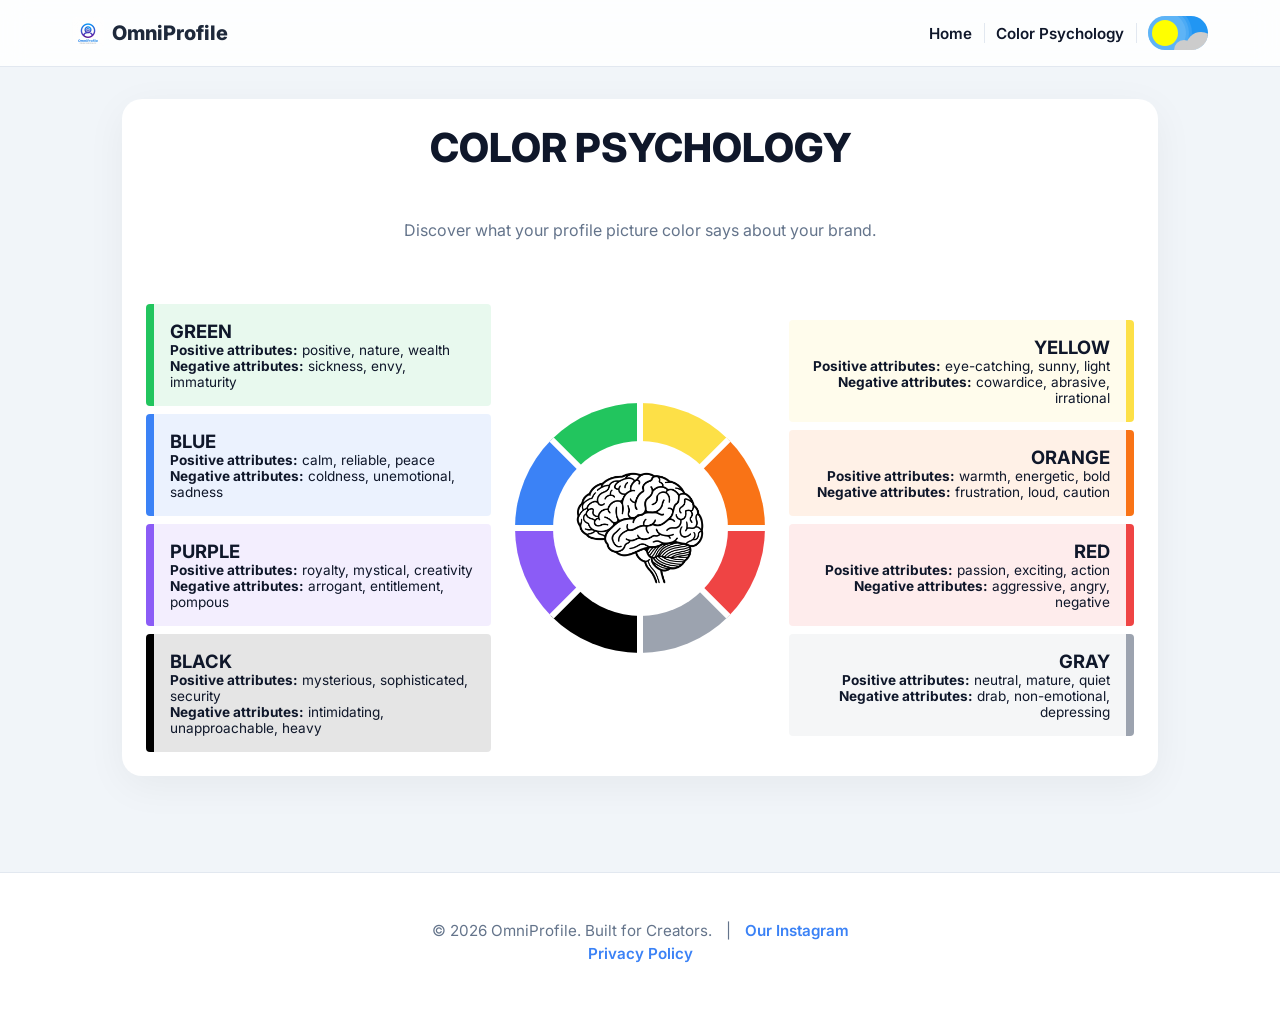
<file: color-psychology.html>
<!DOCTYPE html>
<html lang="en">
<head>
    <meta charset="UTF-8">
    <meta name="viewport" content="width=device-width, initial-scale=1.0">
    <title>OmniProfile</title>
    <!-- Favicon as an image -->
    <link rel="icon" href="logo.png">
    <link href="https://fonts.googleapis.com/css2?family=Inter:wght@400;600;700;800&display=swap" rel="stylesheet">
    <link rel="stylesheet" href="styles.css?v=5">
</head>
<body>
    <!-- Page Loader -->
    <div class="loader-wrapper" id="page-loader">
        <div class="loader">
            <span></span><span></span><span></span><span></span><span></span><span></span>
        </div>
    </div>

    <nav class="site-nav">
        <a href="/" class="logo" style="display: flex; align-items: center; gap: 8px;">
            <img src="logo.png" alt="Logo" style="height: 32px; width: 32px; border-radius: 6px;">
            OmniProfile
        </a>
        
        <label class="hamburger">
          <input type="checkbox" id="mobile-menu-toggle">
          <svg viewBox="0 0 32 32">
            <path class="line line-top-bottom" d="M27 10 13 10C10.8 10 9 8.2 9 6 9 3.5 10.8 2 13 2 15.2 2 17 3.8 17 6L17 26C17 28.2 18.8 30 21 30 23.2 30 25 28.2 25 26 25 23.8 23.2 22 21 22L7 22"></path>
            <path class="line" d="M7 16 27 16"></path>
          </svg>
        </label>

        <div class="nav-links align-center" id="nav-links">
            <a href="/">Home</a>
            <a href="color-psychology.html">Color Psychology</a>
            <label class="switch" title="Toggle Night Mode">
                <input type="checkbox" id="theme-toggle">
                <div class="slider round">
                    <div class="sun-moon">
                        <div id="moon-dot-1" class="moon-dot"></div>
                        <div id="moon-dot-2" class="moon-dot"></div>
                        <div id="moon-dot-3" class="moon-dot"></div>
                        <div id="light-ray-1"></div>
                        <div id="light-ray-2"></div>
                        <div id="light-ray-3"></div>
                    </div>
                    <div class="stars">
                        <div id="star-1" class="star"></div>
                        <div id="star-2" class="star"></div>
                        <div id="star-3" class="star"></div>
                        <div id="star-4" class="star"></div>
                    </div>
                    <div id="cloud-1" class="cloud-light"></div>
                    <div id="cloud-2" class="cloud-light"></div>
                    <div id="cloud-3" class="cloud-light"></div>
                    <div id="cloud-4" class="cloud-dark"></div>
                    <div id="cloud-5" class="cloud-dark"></div>
                    <div id="cloud-6" class="cloud-dark"></div>
                </div>
            </label>
        </div>
    </nav>

    <div class="app-wrapper" style="max-width: 1100px;">
        <div class="main-card page-card" style="flex-direction: column;">
            <div class="header-text text-xl" style="font-size: 2.5rem; text-transform: uppercase;">Color Psychology</div>
            <p class="text-center text-muted mb-1">Discover what your profile picture color says about your brand.</p>
            
            <div class="infographic-container mt-4">
                <!-- Left Column -->
                <div class="info-col info-left">
                    <div class="info-card card-green">
                        <h3 class="text-lg fw-bold" style="text-transform: uppercase;">Green</h3>
                        <p class="text-sm"><strong>Positive attributes:</strong> positive, nature, wealth</p>
                        <p class="text-sm"><strong>Negative attributes:</strong> sickness, envy, immaturity</p>
                    </div>
                    <div class="info-card card-blue">
                        <h3 class="text-lg fw-bold" style="text-transform: uppercase;">Blue</h3>
                        <p class="text-sm"><strong>Positive attributes:</strong> calm, reliable, peace</p>
                        <p class="text-sm"><strong>Negative attributes:</strong> coldness, unemotional, sadness</p>
                    </div>
                    <div class="info-card card-purple">
                        <h3 class="text-lg fw-bold" style="text-transform: uppercase;">Purple</h3>
                        <p class="text-sm"><strong>Positive attributes:</strong> royalty, mystical, creativity</p>
                        <p class="text-sm"><strong>Negative attributes:</strong> arrogant, entitlement, pompous</p>
                    </div>
                    <div class="info-card card-black">
                        <h3 class="text-lg fw-bold" style="text-transform: uppercase;">Black</h3>
                        <p class="text-sm"><strong>Positive attributes:</strong> mysterious, sophisticated, security</p>
                        <p class="text-sm"><strong>Negative attributes:</strong> intimidating, unapproachable, heavy</p>
                    </div>
                </div>

                <!-- Center Graphic -->
                <div class="info-center">
                    <div class="ring-wrapper">
                        <div class="color-ring"></div>
                        <!-- Inner mask to create the "donut" ring effect -->
                        <div class="ring-inner"></div>
                        <!-- Gap lines -->
                        <div class="gap-line gap-1"></div>
                        <div class="gap-line gap-2"></div>
                        <div class="gap-line gap-3"></div>
                        <div class="gap-line gap-4"></div>
                        <!-- Brain Icon -->
                        <div class="brain-icon-wrapper">
                            <img src="brain-line-art.png?v=3" class="brain-svg" alt="Brain Line Art">
                        </div>
                    </div>
                </div>

                <!-- Right Column -->
                <div class="info-col info-right">
                    <div class="info-card card-yellow">
                        <h3 class="text-lg fw-bold" style="text-transform: uppercase;">Yellow</h3>
                        <p class="text-sm"><strong>Positive attributes:</strong> eye-catching, sunny, light</p>
                        <p class="text-sm"><strong>Negative attributes:</strong> cowardice, abrasive, irrational</p>
                    </div>
                    <div class="info-card card-orange">
                        <h3 class="text-lg fw-bold" style="text-transform: uppercase;">Orange</h3>
                        <p class="text-sm"><strong>Positive attributes:</strong> warmth, energetic, bold</p>
                        <p class="text-sm"><strong>Negative attributes:</strong> frustration, loud, caution</p>
                    </div>
                    <div class="info-card card-red">
                        <h3 class="text-lg fw-bold" style="text-transform: uppercase;">Red</h3>
                        <p class="text-sm"><strong>Positive attributes:</strong> passion, exciting, action</p>
                        <p class="text-sm"><strong>Negative attributes:</strong> aggressive, angry, negative</p>
                    </div>
                    <div class="info-card card-gray">
                        <h3 class="text-lg fw-bold" style="text-transform: uppercase;">Gray</h3>
                        <p class="text-sm"><strong>Positive attributes:</strong> neutral, mature, quiet</p>
                        <p class="text-sm"><strong>Negative attributes:</strong> drab, non-emotional, depressing</p>
                    </div>
                </div>
            </div>
        </div>
    </div>

    <footer class="site-footer">
        <p>&copy; 2026 OmniProfile. Built for Creators. <span style="margin: 0 10px;">|</span> <a href="https://www.instagram.com/pxdproject/" target="_blank">Our Instagram</a></p>
        <p class="mt-1"><a href="privacy-policy.html">Privacy Policy</a></p>
    </footer>

    <script src="theme.js"></script>
    <script>
        if (localStorage.getItem('theme') === 'dark') {
            document.body.classList.add('dark-mode');
        }
    </script>
</body>
</html>
</file>
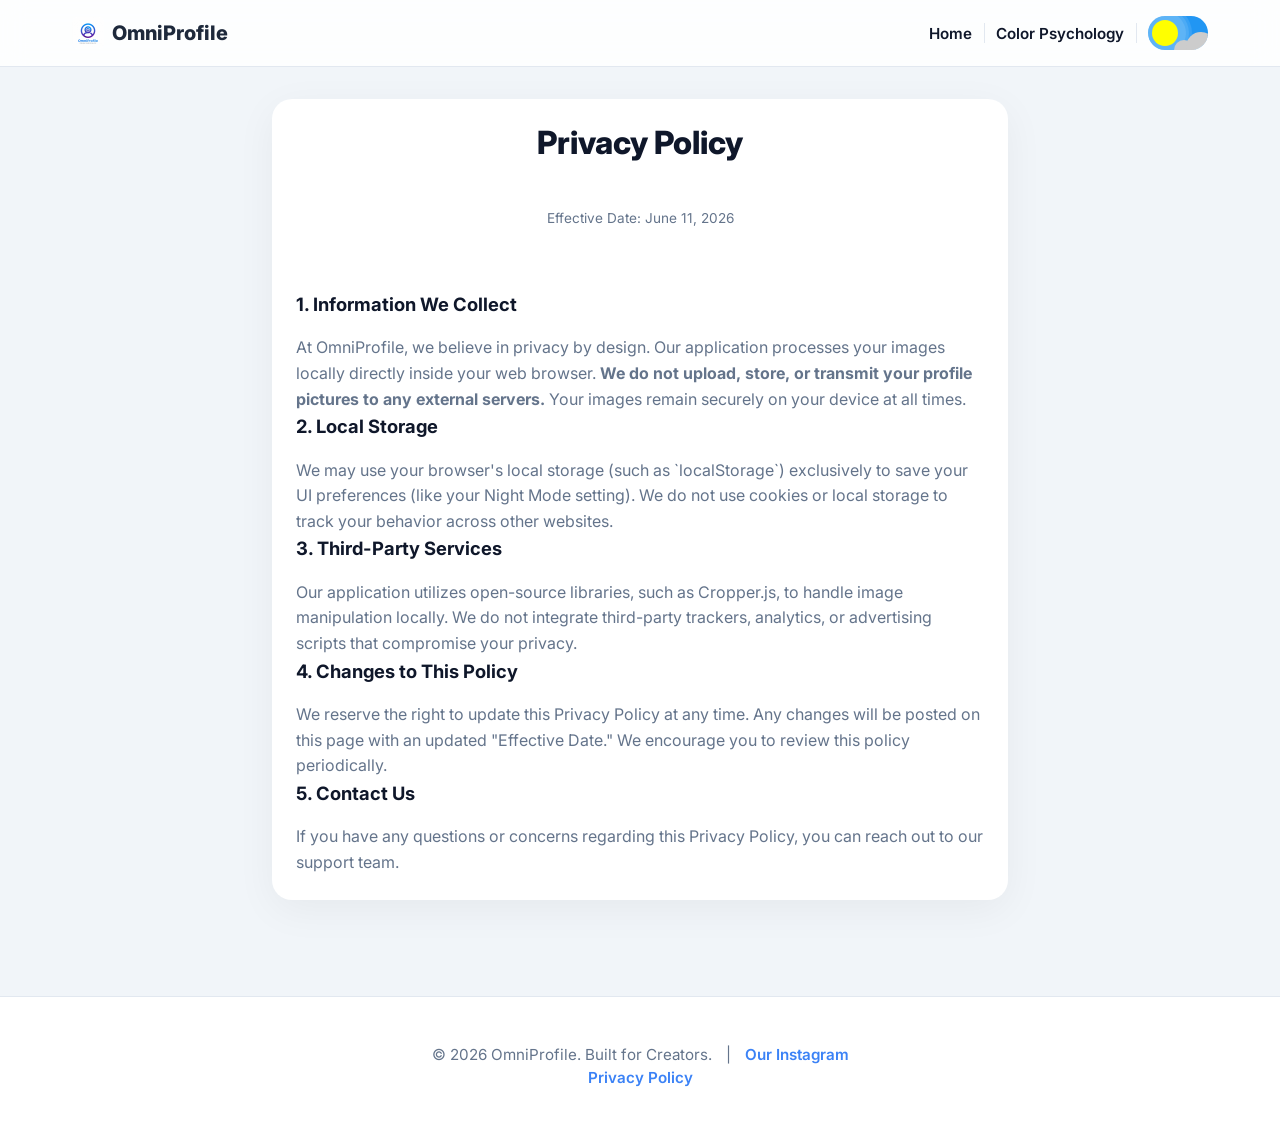
<file: privacy-policy.html>
<!DOCTYPE html>
<html lang="en">
<head>
    <meta charset="UTF-8">
    <meta name="viewport" content="width=device-width, initial-scale=1.0">
    <title>OmniProfile</title>
    <!-- Favicon as an image -->
    <link rel="icon" href="logo.png">
    <link href="https://fonts.googleapis.com/css2?family=Inter:wght@400;600;700;800&display=swap" rel="stylesheet">
    <link rel="stylesheet" href="styles.css?v=5">
</head>
<body>
    <!-- Page Loader -->
    <div class="loader-wrapper" id="page-loader">
        <div class="loader">
            <span></span><span></span><span></span><span></span><span></span><span></span>
        </div>
    </div>

    <nav class="site-nav">
        <a href="/" class="logo" style="display: flex; align-items: center; gap: 8px;">
            <img src="logo.png" alt="Logo" style="height: 32px; width: 32px; border-radius: 6px;">
            OmniProfile
        </a>
        
        <label class="hamburger">
          <input type="checkbox" id="mobile-menu-toggle">
          <svg viewBox="0 0 32 32">
            <path class="line line-top-bottom" d="M27 10 13 10C10.8 10 9 8.2 9 6 9 3.5 10.8 2 13 2 15.2 2 17 3.8 17 6L17 26C17 28.2 18.8 30 21 30 23.2 30 25 28.2 25 26 25 23.8 23.2 22 21 22L7 22"></path>
            <path class="line" d="M7 16 27 16"></path>
          </svg>
        </label>

        <div class="nav-links align-center" id="nav-links">
            <a href="/">Home</a>
            <a href="color-psychology.html">Color Psychology</a>
            <label class="switch" title="Toggle Night Mode">
                <input type="checkbox" id="theme-toggle">
                <div class="slider round">
                    <div class="sun-moon">
                        <div id="moon-dot-1" class="moon-dot"></div>
                        <div id="moon-dot-2" class="moon-dot"></div>
                        <div id="moon-dot-3" class="moon-dot"></div>
                        <div id="light-ray-1"></div>
                        <div id="light-ray-2"></div>
                        <div id="light-ray-3"></div>
                    </div>
                    <div class="stars">
                        <div id="star-1" class="star"></div>
                        <div id="star-2" class="star"></div>
                        <div id="star-3" class="star"></div>
                        <div id="star-4" class="star"></div>
                    </div>
                    <div id="cloud-1" class="cloud-light"></div>
                    <div id="cloud-2" class="cloud-light"></div>
                    <div id="cloud-3" class="cloud-light"></div>
                    <div id="cloud-4" class="cloud-dark"></div>
                    <div id="cloud-5" class="cloud-dark"></div>
                    <div id="cloud-6" class="cloud-dark"></div>
                </div>
            </label>
        </div>
    </nav>

    <div class="app-wrapper" style="max-width: 800px;">
        <div class="main-card page-card" style="flex-direction: column;">
            <div class="header-text text-xl" style="font-size: 2rem;">Privacy Policy</div>
            <p class="text-muted text-sm text-center mb-1">Effective Date: June 11, 2026</p>
            
            <div class="policy-content mt-4" style="line-height: 1.6;">
                <h3 class="text-lg fw-bold mb-1">1. Information We Collect</h3>
                <p class="text-muted mb-3">At OmniProfile, we believe in privacy by design. Our application processes your images locally directly inside your web browser. <strong>We do not upload, store, or transmit your profile pictures to any external servers.</strong> Your images remain securely on your device at all times.</p>

                <h3 class="text-lg fw-bold mb-1">2. Local Storage</h3>
                <p class="text-muted mb-3">We may use your browser's local storage (such as `localStorage`) exclusively to save your UI preferences (like your Night Mode setting). We do not use cookies or local storage to track your behavior across other websites.</p>

                <h3 class="text-lg fw-bold mb-1">3. Third-Party Services</h3>
                <p class="text-muted mb-3">Our application utilizes open-source libraries, such as Cropper.js, to handle image manipulation locally. We do not integrate third-party trackers, analytics, or advertising scripts that compromise your privacy.</p>

                <h3 class="text-lg fw-bold mb-1">4. Changes to This Policy</h3>
                <p class="text-muted mb-3">We reserve the right to update this Privacy Policy at any time. Any changes will be posted on this page with an updated "Effective Date." We encourage you to review this policy periodically.</p>

                <h3 class="text-lg fw-bold mb-1">5. Contact Us</h3>
                <p class="text-muted mb-3">If you have any questions or concerns regarding this Privacy Policy, you can reach out to our support team.</p>
            </div>
        </div>
    </div>

    <footer class="site-footer">
        <p>&copy; 2026 OmniProfile. Built for Creators. <span style="margin: 0 10px;">|</span> <a href="https://www.instagram.com/pxdproject/" target="_blank">Our Instagram</a></p>
        <p class="mt-1"><a href="privacy-policy.html">Privacy Policy</a></p>
    </footer>

    <script src="theme.js"></script>
    <script>
        if (localStorage.getItem('theme') === 'dark') {
            document.body.classList.add('dark-mode');
        }
    </script>
</body>
</html>
</file>
<file: styles.css>
:root {
    --bg-app: #f1f5f9;
    --card-bg: #ffffff;
    --border-color: #e2e8f0;
    --text-main: #0f172a;
    --text-muted: #64748b;
    --primary: #1e293b;
    --primary-hover: #0f172a;
    --blue-accent: #3b82f6;
    --cropper-bg: #e0f2fe;
}

body.dark-mode {
    --bg-app: #0f172a;
    --card-bg: #1e293b;
    --border-color: #334155;
    --text-main: #f8fafc;
    --text-muted: #94a3b8;
    --primary: #f1f5f9;
    --primary-hover: #ffffff;
    --blue-accent: #60a5fa;
    --cropper-bg: #0f172a;
}

* { margin: 0; padding: 0; box-sizing: border-box; }

body {
    font-family: 'Inter', sans-serif;
    background-color: var(--bg-app);
    color: var(--text-main);
    min-height: 100vh;
    display: flex;
    flex-direction: column;
    align-items: center;
    transition: background-color 0.3s, color 0.3s;
}

/* Utilities */
.hidden { display: none !important; }
.mt-1 { margin-top: 0.25rem; }
.mt-2 { margin-top: 0.5rem; }
.mt-3 { margin-top: 1rem; }
.mt-4 { margin-top: 1.5rem; }
.mt-5 { margin-top: 3.5rem; }
.mb-1 { margin-bottom: 1rem; }
.text-sm { font-size: 0.85rem; }
.text-md { font-size: 1rem; }
.text-lg { font-size: 1.15rem; }
.text-xl { font-size: 1.5rem; }
.text-muted { color: var(--text-muted); }
.text-blue { color: var(--blue-accent); }
.text-center { text-align: center; }
.fw-bold { font-weight: 700; }
.relative { position: relative; }
.align-center { display: flex; align-items: center; }

/* Navigation & Footer */
.site-nav {
    display: flex;
    justify-content: space-between;
    align-items: center;
    padding: 1rem 2rem;
    width: 100%;
    position: sticky;
    top: 0;
    z-index: 1000;
    background: rgba(255, 255, 255, 0.85);
    backdrop-filter: blur(12px);
    -webkit-backdrop-filter: blur(12px);
    border-bottom: 1px solid var(--border-color);
}

@media (min-width: 1240px) {
    .site-nav {
        padding: 1rem calc((100vw - 1200px) / 2 + 2rem);
    }
}
body.dark-mode .site-nav {
    background: rgba(30, 41, 59, 0.85);
}
.site-nav .logo {
    font-weight: 800;
    font-size: 1.25rem;
    color: var(--primary);
    text-decoration: none;
}
.site-nav .nav-links {
    display: flex;
    gap: 1.5rem;
    align-items: center;
}
@media (min-width: 769px) {
    .site-nav .nav-links > *:not(:first-child) {
        position: relative;
    }
    .site-nav .nav-links > *:not(:first-child)::before {
        content: '';
        position: absolute;
        left: -0.75rem;
        top: 50%;
        transform: translateY(-50%);
        height: 1.25rem;
        width: 1px;
        background-color: var(--border-color);
    }
}
.site-nav a {
    color: var(--text-main);
    text-decoration: none;
    font-weight: 600;
    font-size: 0.95rem;
}
.site-nav a:hover {
    color: var(--blue-accent);
}

.switch {
  position: relative;
  display: inline-block;
  width: 60px;
  height: 34px;
  flex: 0 0 auto !important;
}

.switch #theme-toggle {
  opacity: 0;
  width: 0;
  height: 0;
}

.slider {
  position: absolute;
  cursor: pointer;
  top: 0;
  left: 0;
  right: 0;
  bottom: 0;
  background-color: #2196f3;
  -webkit-transition: 0.4s;
  transition: 0.4s;
  z-index: 0;
  overflow: hidden;
}

.sun-moon {
  position: absolute;
  content: "";
  height: 26px;
  width: 26px;
  left: 4px;
  bottom: 4px;
  background-color: yellow;
  -webkit-transition: 0.4s;
  transition: 0.4s;
}

#theme-toggle:checked + .slider {
  background-color: black;
}

#theme-toggle:focus + .slider {
  box-shadow: 0 0 1px #2196f3;
}

#theme-toggle:checked + .slider .sun-moon {
  -webkit-transform: translateX(26px);
  -ms-transform: translateX(26px);
  transform: translateX(26px);
  background-color: white;
}

.moon-dot {
  opacity: 0;
  transition: 0.4s;
  background-color: gray;
}

#theme-toggle:checked + .slider .sun-moon .moon-dot {
  opacity: 1;
}

.slider.round {
  border-radius: 34px;
}

.slider.round .sun-moon {
  border-radius: 50%;
}

#moon-dot-1 {
  left: 10px;
  top: 3px;
  position: absolute;
  width: 6px;
  height: 6px;
  z-index: 4;
  border-radius: 50%;
}

#moon-dot-2 {
  left: 2px;
  top: 10px;
  position: absolute;
  width: 10px;
  height: 10px;
  z-index: 4;
  border-radius: 50%;
}

#moon-dot-3 {
  left: 16px;
  top: 18px;
  position: absolute;
  width: 3px;
  height: 3px;
  z-index: 4;
  border-radius: 50%;
}

#light-ray-1 {
  left: -8px;
  top: -8px;
  position: absolute;
  width: 42px;
  height: 42px;
  z-index: -1;
  background-color: white;
  opacity: 10%;
  border-radius: 50%;
}

#light-ray-2 {
  left: -11px;
  top: -11px;
  position: absolute;
  width: 48px;
  height: 48px;
  z-index: -1;
  background-color: white;
  opacity: 10%;
  border-radius: 50%;
}

#light-ray-3 {
  left: -14px;
  top: -14px;
  position: absolute;
  width: 54px;
  height: 54px;
  z-index: -1;
  background-color: white;
  opacity: 10%;
  border-radius: 50%;
}

.cloud-light, .cloud-dark {
  position: absolute;
  border-radius: 50px;
  transition: opacity 0.4s;
}
.cloud-light {
  background-color: #eee;
}
.cloud-dark {
  background-color: #ccc;
}

#theme-toggle:checked + .slider .cloud-light,
#theme-toggle:checked + .slider .cloud-dark {
  opacity: 0;
}

#cloud-1 { left: 29px; top: 27px; width: 18px; height: 18px; }
#cloud-2 { left: 41px; top: 19px; width: 26px; height: 26px; }
#cloud-3 { left: 58px; top: 23px; width: 16px; height: 16px; }
#cloud-4 { left: 26px; top: 24px; width: 20px; height: 20px; }
#cloud-5 { left: 38px; top: 16px; width: 30px; height: 30px; }
#cloud-6 { left: 55px; top: 20px; width: 20px; height: 20px; }

.stars {
  transform: translateY(-32px);
  opacity: 0;
  transition: 0.4s;
}

.star {
  background-color: white;
  position: absolute;
  -webkit-transition: 0.4s;
  transition: 0.4s;
  border-radius: 50%;
  animation-name: star-twinkle;
  animation-duration: 2s;
  animation-iteration-count: infinite;
}

#theme-toggle:checked + .slider .stars {
  -webkit-transform: translateY(0);
  -ms-transform: translateY(0);
  transform: translateY(0);
  opacity: 1;
}

#star-1 { width: 4px; height: 4px; top: 2px; left: 6px; animation-delay: 0.3s; }
#star-2 { width: 3px; height: 3px; top: 16px; left: 6px; }
#star-3 { width: 4px; height: 4px; top: 20px; left: 14px; animation-delay: 0.6s; }
#star-4 { width: 5px; height: 5px; top: 4px; left: 20px; animation-delay: 1.3s; }

@keyframes star-twinkle {
  0% { transform: scale(1); }
  40% { transform: scale(1.2); }
  80% { transform: scale(0.8); }
  100% { transform: scale(1); }
}

/* Mobile Hamburger Menu */
.hamburger {
  cursor: pointer;
  display: none;
}
.hamburger input {
  display: none;
}
.hamburger svg {
  height: 2.5em; /* slightly scaled down for nav bar */
  transition: transform 600ms cubic-bezier(0.4, 0, 0.2, 1);
}
.line {
  fill: none;
  stroke: var(--primary);
  stroke-linecap: round;
  stroke-linejoin: round;
  stroke-width: 3;
  transition: stroke-dasharray 600ms cubic-bezier(0.4, 0, 0.2, 1),
              stroke-dashoffset 600ms cubic-bezier(0.4, 0, 0.2, 1);
}
.line-top-bottom {
  stroke-dasharray: 12 63;
}
.hamburger input:checked + svg {
  transform: rotate(-45deg);
}
.hamburger input:checked + svg .line-top-bottom {
  stroke-dasharray: 20 300;
  stroke-dashoffset: -32.42;
}

@media (max-width: 768px) {
    .hamburger {
        display: block;
        z-index: 100;
    }
    .site-nav .nav-links {
        display: none;
        position: absolute;
        top: 100%;
        left: 0;
        width: 100%;
        background: var(--card-bg);
        flex-direction: column;
        padding: 0;
        gap: 0;
        box-shadow: 0 10px 30px rgba(0,0,0,0.1);
        border-bottom: 1px solid var(--border-color);
        z-index: 90;
    }
    .site-nav .nav-links.mobile-active {
        display: flex;
    }
    .site-nav .nav-links a,
    .site-nav .nav-links button {
        width: 100%;
        padding: 1.5rem;
        border-bottom: 1px solid var(--border-color);
        text-align: center;
        display: flex;
        justify-content: center;
        align-items: center;
    }
    .site-nav .nav-links *:last-child {
        border-bottom: none;
    }
    .site-nav .nav-links .switch {
        width: 60px;
        height: 34px;
        padding: 0;
        margin: 1.5rem auto;
    }
}

.site-footer {
    text-align: center;
    padding: 3rem 2rem;
    margin-top: 4rem;
    background: var(--card-bg);
    border-top: 1px solid var(--border-color);
    color: var(--text-muted);
    font-size: 0.95rem;
    width: 100%;
}
.site-footer a {
    color: var(--blue-accent);
    text-decoration: none;
    font-weight: 600;
}
.site-footer a:hover {
    text-decoration: underline;
}

/* Main Layout */
.app-wrapper {
    width: 100%;
    max-width: 1200px;
    padding: 2rem;
    flex: 1; /* allow it to grow */
    display: flex;
    align-items: stretch;
}

.main-card {
    background: var(--card-bg);
    border-radius: 20px;
    box-shadow: 0 10px 40px rgba(0,0,0,0.05);
    padding: 1.5rem;
    display: flex;
    flex-direction: column;
    gap: 1.5rem;
    width: 100%;
    transition: background-color 0.3s;
}
@media (min-width: 900px) {
    .main-card { flex-direction: row; }
}

/* LEFT COLUMN */
.left-col {
    flex: 1;
    border: 1px solid var(--border-color);
    border-radius: 12px;
    padding: 1.5rem;
    display: flex;
    flex-direction: column;
}

.header-text {
    text-align: center;
    font-weight: 800;
    font-size: 1.1rem;
    margin-bottom: 1.5rem;
}

.top-buttons {
    display: flex;
    gap: 1rem;
    margin-bottom: 1.5rem;
}

button {
    font-family: inherit;
    font-weight: 700;
    font-size: 0.95rem;
    padding: 0.75rem 1.5rem;
    border-radius: 8px;
    cursor: pointer;
    transition: all 0.2s;
    flex: 1;
}

.btn-outline {
    background: transparent;
    border: 1px solid var(--border-color);
    color: var(--text-main);
}
.btn-outline:hover { background: var(--bg-app); }

.btn-solid {
    background: var(--primary);
    border: 1px solid var(--primary);
    color: white;
}
.btn-solid:hover { background: var(--primary-hover); }

/* Dark mode specific button tweaks */
body.dark-mode .btn-solid { color: #0f172a; }

/* Inline Cropper Area */
.cropper-wrapper {
    width: 100%;
    aspect-ratio: 1/1;
    background: var(--cropper-bg);
    border: 1px solid var(--border-color);
    border-radius: 12px;
    position: relative;
    overflow: hidden;
    margin-bottom: 1.5rem;
}
.cropper-container {
    width: 100%;
    height: 100%;
}
.cropper-container img {
    display: block;
    max-width: 100%;
}

.circle-mask {
    position: absolute;
    top: 0;
    left: 0;
    width: 100%;
    height: 100%;
    pointer-events: none;
    box-shadow: 0 0 0 9999px var(--card-bg);
    opacity: 0.8;
    border-radius: 50%;
    z-index: 10;
}

/* Sliders */
.sliders {
    display: flex;
    flex-direction: column;
    gap: 1.25rem;
    margin-bottom: 1.5rem;
}
.slider-row {
    display: flex;
    flex-direction: column;
    gap: 0.5rem;
}
.slider-labels {
    display: flex;
    justify-content: space-between;
    font-size: 0.85rem;
    font-weight: 700;
}
input[type="range"] {
    -webkit-appearance: none;
    width: 100%;
    height: 6px;
    background: var(--border-color);
    border-radius: 3px;
    outline: none;
}
input[type="range"]::-webkit-slider-thumb {
    -webkit-appearance: none;
    appearance: none;
    width: 16px;
    height: 16px;
    border-radius: 50%;
    background: var(--blue-accent);
    cursor: pointer;
}

/* Text Inputs */
.user-inputs {
    display: flex;
    flex-direction: column;
    gap: 0.75rem;
    padding-top: 1.5rem;
    border-top: 1px solid var(--border-color);
}
.user-inputs input, .user-inputs textarea {
    width: 100%;
    padding: 0.75rem;
    border: 1px solid var(--border-color);
    background: var(--card-bg);
    border-radius: 8px;
    font-family: inherit;
    font-size: 0.95rem;
    color: var(--text-main);
}
.user-inputs textarea {
    resize: vertical;
    min-height: 80px;
}
.user-inputs input:focus, .user-inputs textarea:focus {
    outline: none;
    border-color: var(--blue-accent);
}

/* RIGHT COLUMN */
.right-col {
    flex: 1;
    display: flex;
    flex-direction: column;
    gap: 1.5rem;
}

.platform-tabs {
    display: grid;
    grid-template-columns: repeat(5, 48px);
    row-gap: 1.25rem;
    justify-content: space-evenly;
    border: 1px solid var(--border-color);
    padding: 1.25rem 0.5rem;
    border-radius: 12px;
}

.tab {
    width: 48px;
    height: 48px;
    border-radius: 50%;
    border: 1px solid var(--border-color);
    background: var(--card-bg);
    display: flex;
    align-items: center;
    justify-content: center;
    color: var(--text-main);
    cursor: pointer;
    padding: 0;
    flex: 0 0 48px;
}
.tab.active {
    border: 2px solid var(--primary);
}
.tab svg { fill: var(--primary); }

/* Mockups Viewport */
.mockups-viewport {
    flex: 1;
    border: 1px solid var(--border-color);
    border-radius: 12px;
    overflow: hidden;
    background: var(--bg-app);
    position: relative;
    min-height: 600px;
}

.mockup {
    display: none;
    height: 100%;
    width: 100%;
    background: var(--card-bg);
}
.mockup.active {
    display: block;
}

.mockup-header {
    background: var(--primary);
    color: var(--bg-app);
    padding: 1rem;
    display: flex;
    justify-content: space-between;
    align-items: center;
    font-weight: 700;
}
body.dark-mode .mockup-header {
    color: #0f172a;
}
.dots { letter-spacing: 2px; }

.mockup-body {
    padding: 1.5rem;
}

/* Shared Avatar */
.avatar {
    background-color: var(--bg-app);
    border-radius: 50%;
    background-size: cover;
    background-position: center;
    border: 1px solid var(--border-color);
}

/* TikTok Specifics */
.tk-profile {
    display: flex;
    flex-direction: column;
    align-items: center;
}
.tk-stats {
    display: flex;
    gap: 1rem;
    margin-top: 1rem;
    font-size: 0.85rem;
    color: var(--text-muted);
}
.tk-stats strong { color: var(--text-main); }
.btn-follow {
    padding: 0.5rem 2rem;
    border-radius: 20px;
    font-size: 0.9rem;
    background-color: #fe2c55;
    border-color: #fe2c55;
    color: white;
}
body.dark-mode .btn-follow { color: white; }

/* Post Grid */
.tk-grid {
    display: grid;
    grid-template-columns: repeat(3, 1fr);
    gap: 2px;
}
.grid-box {
    aspect-ratio: 1/1;
    background: var(--bg-app);
}

/* IG Specifics */
.ig-profile {
    display: flex;
    align-items: center;
    gap: 1.5rem;
}
.ig-stats {
    display: flex;
    gap: 1.5rem;
    flex: 1;
    justify-content: center;
}
.ig-stats div {
    display: flex;
    flex-direction: column;
    align-items: center;
    font-size: 0.9rem;
}

/* Layout fixes for LinkedIn and Twitter Avatars */
.li-banner {
    height: 100px;
    background: #a0b4b7;
}

.tw-banner {
    height: 100px;
    background: #1da1f2;
}

.tw-profile-header, .li-profile-header {
    display: flex;
    justify-content: space-between;
    align-items: flex-end;
    margin-top: -60px;
    padding: 0;
}

.tw-avatar, .li-avatar {
    width: 120px;
    height: 120px;
    border: 4px solid var(--card-bg);
}

.btn-li {
    background: #0a66c2;
    border-color: #0a66c2;
    border-radius: 16px;
    padding: 0.4rem 1.2rem;
    color: white;
}
body.dark-mode .btn-li { color: white; } /* override for this specific button */
.btn-li-outline {
    background: transparent;
    color: #0a66c2;
    border-color: #0a66c2;
    border-radius: 16px;
    padding: 0.4rem 1.2rem;
    margin-left: 0.5rem;
}

.btn-tw {
    border-radius: 20px;
    padding: 0.4rem 1.2rem;
    background-color: #0f1419;
    color: #ffffff;
    border-color: #0f1419;
}
body.dark-mode .btn-tw {
    background-color: #eff3f4;
    color: #0f1419;
    border-color: #eff3f4;
}

/* Color Psychology Infographic Layout */
.infographic-container {
    display: grid;
    grid-template-columns: 1fr 250px 1fr;
    gap: 1.5rem;
    align-items: center;
    width: 100%;
}

.info-col {
    display: flex;
    flex-direction: column;
    gap: 0.5rem;
}

.info-card {
    padding: 1rem;
    border-radius: 4px;
    height: 100%;
}

.info-right .info-card {
    text-align: right;
}

/* Colors matching the design */
.card-green { border-left: 8px solid #22C55E; background: rgba(34, 197, 94, 0.1); }
.card-blue { border-left: 8px solid #3B82F6; background: rgba(59, 130, 246, 0.1); }
.card-purple { border-left: 8px solid #8B5CF6; background: rgba(139, 92, 246, 0.1); }
.card-black { border-left: 8px solid #000000; background: rgba(0, 0, 0, 0.1); }

.card-yellow { border-right: 8px solid #FDE047; background: rgba(253, 224, 71, 0.1); }
.card-orange { border-right: 8px solid #F97316; background: rgba(249, 115, 22, 0.1); }
.card-red { border-right: 8px solid #EF4444; background: rgba(239, 68, 68, 0.1); }
.card-gray { border-right: 8px solid #9CA3AF; background: rgba(156, 163, 175, 0.1); }

/* Center Graphic */
.info-center {
    display: flex;
    justify-content: center;
    align-items: center;
}

.ring-wrapper {
    position: relative;
    width: 250px;
    height: 250px;
    display: flex;
    align-items: center;
    justify-content: center;
}

.color-ring {
    position: absolute;
    width: 100%;
    height: 100%;
    border-radius: 50%;
    background: conic-gradient(
        #FDE047 0deg 45deg,
        #F97316 45deg 90deg,
        #EF4444 90deg 135deg,
        #9CA3AF 135deg 180deg,
        #000000 180deg 225deg,
        #8B5CF6 225deg 270deg,
        #3B82F6 270deg 315deg,
        #22C55E 315deg 360deg
    );
}

.ring-inner {
    position: absolute;
    width: 70%;
    height: 70%;
    background: var(--card-bg);
    border-radius: 50%;
    z-index: 1;
}

.gap-line {
    position: absolute;
    width: 100%;
    height: 6px;
    background: var(--card-bg);
    z-index: 2;
}

.gap-1 { transform: rotate(0deg); }
.gap-2 { transform: rotate(45deg); }
.gap-3 { transform: rotate(90deg); }
.gap-4 { transform: rotate(135deg); }

.brain-icon-wrapper {
    position: relative;
    z-index: 3;
    width: 55%;
    height: 55%;
    display: flex;
    align-items: center;
    justify-content: center;
}

.brain-svg {
    width: 100%;
    height: 100%;
    object-fit: contain;
}

body:not(.dark-mode) .brain-svg {
    mix-blend-mode: multiply;
}

body.dark-mode .brain-svg {
    filter: invert(1);
}

/* Mobile responsive layout */
@media (max-width: 900px) {
    .infographic-container {
        grid-template-columns: 1fr;
    }
    
    .info-center {
        order: -1;
        margin: 2rem 0;
    }

    .info-right .info-card {
        text-align: left;
    }
    
    .card-yellow { border-right: none; border-left: 8px solid #FDE047; }
    .card-orange { border-right: none; border-left: 8px solid #F97316; }
    .card-red { border-right: none; border-left: 8px solid #EF4444; }
    .card-gray { border-right: none; border-left: 8px solid #9CA3AF; }
}

/* WhatsApp */
.wa-mockup {
    background: #f0f2f5;
    height: 100%;
}
body.dark-mode .wa-mockup {
    background: #111b21;
}
.wa-card {
    background: var(--card-bg);
    padding: 1.5rem;
    text-align: center;
}
.wa-section {
    background: var(--card-bg);
    padding: 1rem 1.5rem;
    margin-top: 0.5rem;
}
.wa-label {
    color: #008069;
    font-size: 0.85rem;
    margin-bottom: 0.25rem;
}

/* Telegram */
.tg-header {
    text-align: center;
    padding: 1.5rem;
}
.tg-section {
    padding: 1.25rem 1.5rem;
    border-top: 1px solid var(--border-color);
}
.tg-label {
    color: var(--blue-accent);
    font-size: 0.85rem;
    margin-bottom: 0.25rem;
}

/* Viber */
.vb-header {
    text-align: center;
    padding: 2rem;
}

/* Full Page Loader */
.loader-wrapper {
  position: fixed;
  top: 0;
  left: 0;
  width: 100vw;
  height: 100vh;
  background-color: var(--bg-app);
  display: flex;
  justify-content: center;
  align-items: center;
  z-index: 9999;
  transition: opacity 0.5s ease-out, visibility 0.5s ease-out;
}

.loader-wrapper.hidden {
  opacity: 0;
  visibility: hidden;
}

.loader {
  --color: #a5a5b0;
  --size: 70px;
  width: var(--size);
  height: var(--size);
  display: grid;
  grid-template-columns: repeat(3, 1fr);
  gap: 5px;
}

.loader span {
  width: 100%;
  height: 100%;
  background-color: var(--color);
  animation: keyframes-blink 0.6s alternate infinite linear;
}

.loader span:nth-child(1) { animation-delay: 0ms; }
.loader span:nth-child(2) { animation-delay: 200ms; }
.loader span:nth-child(3) { animation-delay: 300ms; }
.loader span:nth-child(4) { animation-delay: 400ms; }
.loader span:nth-child(5) { animation-delay: 500ms; }
.loader span:nth-child(6) { animation-delay: 600ms; }

@keyframes keyframes-blink {
  0% {
    opacity: 0.3;
    transform: scale(0.5) rotate(5deg);
  }
  50% {
    opacity: 1;
    transform: scale(1);
  }
}

/* Modal Styles */
.modal-wrapper {
    position: fixed;
    top: 0; left: 0; width: 100vw; height: 100vh;
    background: rgba(0,0,0,0.5);
    display: flex;
    justify-content: center;
    align-items: center;
    z-index: 10000;
    transition: opacity 0.3s;
}
.modal-wrapper.hidden {
    opacity: 0;
    pointer-events: none;
}
.modal-content {
    background: var(--card-bg);
    border-radius: 16px;
    padding: 2rem;
    width: 90%;
    max-width: 400px;
    box-shadow: 0 20px 50px rgba(0,0,0,0.2);
    border: 1px solid var(--border-color);
}
.modal-header {
    display: flex;
    justify-content: space-between;
    align-items: center;
}
.close-btn {
    background: transparent;
    border: none;
    font-size: 2rem;
    line-height: 1;
    color: var(--text-muted);
    cursor: pointer;
    padding: 0;
}

/* Flat Mockups: Disable all button interactivity inside the mockup previews */
.mockup button {
    cursor: default !important;
    transition: none !important;
    pointer-events: none !important;
}
.close-btn:hover {
    color: var(--text-main);
}

/* 3D Download Button */
#btn-download {
    cursor: pointer;
    transition: all 0.1s ease;
    background-color: #3b82f6;
    color: #ffffff;
    padding: 0.5rem 1.5rem;
    border-radius: 0.5rem;
    border: none;
    border-bottom: 4px solid #2563eb;
    margin: 1.5rem auto 0 auto;
    display: block;
    width: 75%;
    font-size: 0.95rem;
    font-weight: bold;
    flex: none;
}
#btn-download:hover {
    filter: brightness(1.1);
    transform: translateY(-1px);
    border-bottom-width: 6px;
}
#btn-download:active {
    filter: brightness(0.9);
    transform: translateY(2px);
    border-bottom-width: 2px;
}

/* Gradient Unlock Button */
#btn-unlock {
  width: fit-content;
  margin: 0 auto;
  display: flex;
  align-items: center;
  justify-content: center;
  padding: 1.2em 1.5rem;
  cursor: pointer;
  gap: 0.4rem;
  font-weight: bold;
  border-radius: 30px;
  text-shadow: 2px 2px 3px rgb(136 0 136 / 50%);
  background: linear-gradient(15deg, #880088, #aa2068, #cc3f47, #de6f3d, #f09f33, #de6f3d, #cc3f47, #aa2068, #880088) no-repeat;
  background-size: 300%;
  color: #fff;
  border: none;
  background-position: left center;
  box-shadow: 0 30px 10px -20px rgba(0,0,0,.2);
  transition: background .3s ease;
}

#btn-unlock:hover {
  background-size: 320%;
  background-position: right center;
}

#btn-unlock:hover svg {
  fill: #fff;
}

#btn-unlock svg {
  width: 23px;
  fill: #f09f33;
  transition: .3s ease;
}
</file>
